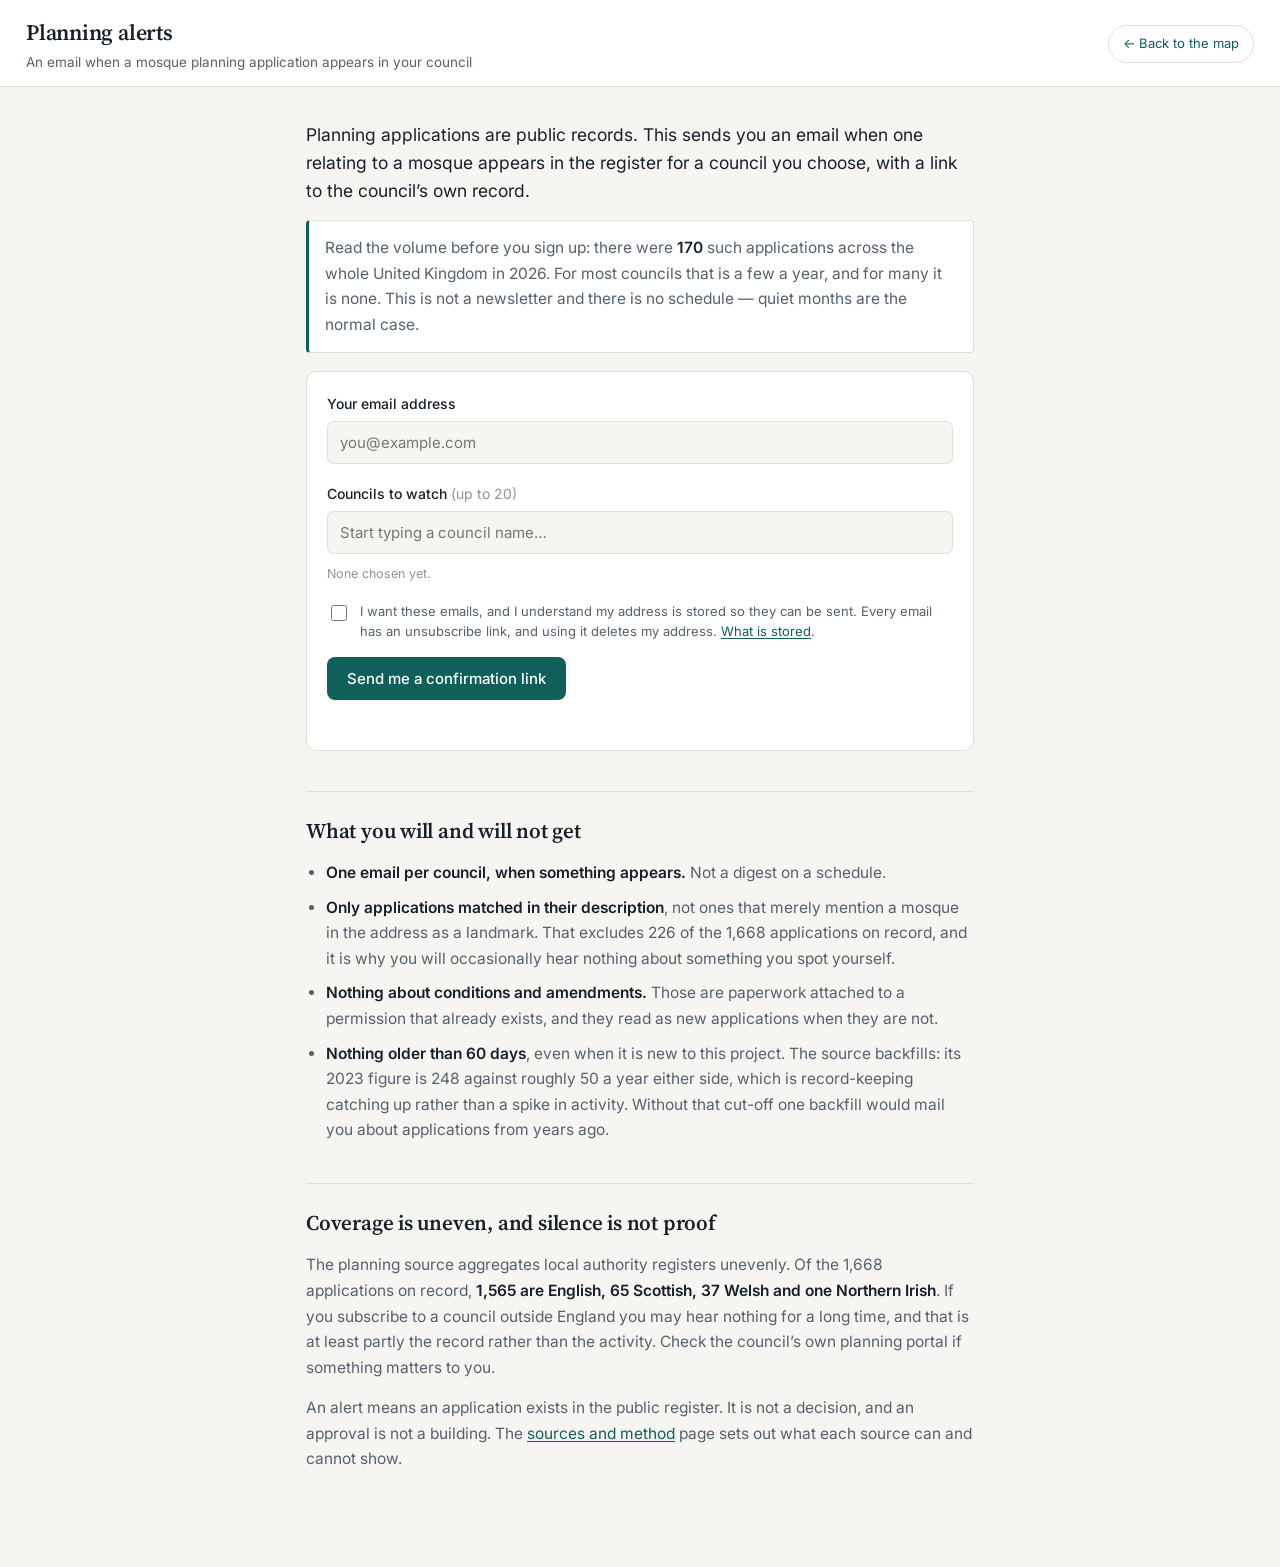
<file: web/alerts.html>
<!DOCTYPE html>
<html lang="en">
<head>
<meta charset="utf-8">
<meta name="viewport" content="width=device-width, initial-scale=1">
<title>Planning alerts — Mosques in the United Kingdom</title>
<link rel="preconnect" href="https://fonts.googleapis.com">
<link rel="preconnect" href="https://fonts.gstatic.com" crossorigin>
<link href="https://fonts.googleapis.com/css2?family=Source+Serif+4:opsz,wght@8..60,400;8..60,600&family=Inter:wght@400;500;600&display=swap" rel="stylesheet">
<script>
  document.documentElement.dataset.theme =
    localStorage.getItem("theme") ||
    (matchMedia("(prefers-color-scheme: dark)").matches ? "dark" : "light");
  var v = "__BUILD__";
  if (v === "__" + "BUILD__") v = Date.now();
  document.write('<link rel="stylesheet" href="style.css?v=' + v + '">');
</script>
</head>
<body class="doc">

<header id="topbar">
  <div class="brand">
    <h1>Planning alerts</h1>
    <p class="sub">An email when a mosque planning application appears in your council</p>
  </div>
  <a class="backlink" href="./">&larr; Back to the map</a>
</header>

<article class="prose">

  <p class="lede">Planning applications are public records. This sends you an
  email when one relating to a mosque appears in the register for a council you
  choose, with a link to the council&rsquo;s own record.</p>

  <p class="callout">Read the volume before you sign up: there were <b>170</b>
  such applications across the whole United Kingdom in 2026. For most councils
  that is a few a year, and for many it is none. This is not a newsletter and
  there is no schedule — quiet months are the normal case.</p>

  <form id="signup" novalidate>
    <div class="field">
      <label for="email">Your email address</label>
      <input type="email" id="email" name="email" autocomplete="email"
             placeholder="you@example.com" required>
    </div>

    <!-- Bots fill every field they find. A human never sees this one. -->
    <div class="hp" aria-hidden="true">
      <label for="website">Leave this blank</label>
      <input type="text" id="website" name="website" tabindex="-1" autocomplete="off">
    </div>

    <div class="field">
      <label for="search">Councils to watch <span class="muted">(up to 20)</span></label>
      <input type="search" id="search" placeholder="Start typing a council name…"
             autocomplete="off" aria-describedby="picked-note">
      <div id="picked" class="picked" aria-live="polite"></div>
      <p id="picked-note" class="hint">None chosen yet.</p>
      <ul id="results" class="results" role="listbox" aria-label="Matching councils"></ul>
    </div>

    <label class="consent">
      <input type="checkbox" id="consent" required>
      <span>I want these emails, and I understand my address is stored so they
        can be sent. Every email has an unsubscribe link, and using it deletes
        my address. <a href="privacy.html">What is stored</a>.</span>
    </label>

    <button type="submit" id="go">Send me a confirmation link</button>
    <p id="msg" class="msg" role="status" aria-live="polite"></p>
  </form>

  <h2>What you will and will not get</h2>
  <ul>
    <li><b>One email per council, when something appears.</b> Not a digest on a
      schedule.</li>
    <li><b>Only applications matched in their description</b>, not ones that
      merely mention a mosque in the address as a landmark. That excludes 226 of
      the 1,668 applications on record, and it is why you will occasionally hear
      nothing about something you spot yourself.</li>
    <li><b>Nothing about conditions and amendments.</b> Those are paperwork
      attached to a permission that already exists, and they read as new
      applications when they are not.</li>
    <li><b>Nothing older than 60 days</b>, even when it is new to this project.
      The source backfills: its 2023 figure is 248 against roughly 50 a year
      either side, which is record-keeping catching up rather than a spike in
      activity. Without that cut-off one backfill would mail you about
      applications from years ago.</li>
  </ul>

  <h2>Coverage is uneven, and silence is not proof</h2>

  <p>The planning source aggregates local authority registers unevenly. Of the
  1,668 applications on record, <b>1,565 are English, 65 Scottish, 37 Welsh and
  one Northern Irish</b>. If you subscribe to a council outside England you may
  hear nothing for a long time, and that is at least partly the record rather
  than the activity. Check the council&rsquo;s own planning portal if something
  matters to you.</p>

  <p>An alert means an application exists in the public register. It is not a
  decision, and an approval is not a building. The
  <a href="method.html">sources and method</a> page sets out what each source
  can and cannot show.</p>

</article>

<script>
(function () {
  var picked = [], ALL = [], MAX = 20;
  var $ = function (id) { return document.getElementById(id); };
  var esc = function (s) { return String(s).replace(/[&<>"]/g, function (c) {
    return ({ "&": "&amp;", "<": "&lt;", ">": "&gt;", '"': "&quot;" })[c]; }); };

  // Council list comes from the map's own payload, so it can never drift out
  // of step with the areas the alerts are actually keyed on.
  fetch("data/districts.json", { cache: "no-cache" })
    .then(function (r) { return r.json(); })
    .then(function (d) {
      ALL = Object.keys(d.districts)
        .map(function (code) { return { code: code, name: d.districts[code].n }; })
        .sort(function (a, b) { return a.name.localeCompare(b.name); });
    })
    .catch(function () {
      $("msg").textContent =
        "Could not load the council list. Reload the page and try again.";
      $("msg").className = "msg bad";
    });

  function renderPicked() {
    $("picked").innerHTML = picked.map(function (p) {
      return '<button type="button" class="chip-x" data-code="' + esc(p.code) +
        '">' + esc(p.name) + ' <span aria-hidden="true">&times;</span>' +
        '<span class="sr">remove</span></button>';
    }).join("");
    $("picked-note").textContent = picked.length
      ? picked.length + " chosen" + (picked.length >= MAX ? " (maximum)" : "")
      : "None chosen yet.";
  }

  function renderResults(q) {
    if (!q || q.length < 2) { $("results").innerHTML = ""; return; }
    var needle = q.toLowerCase();
    var hits = ALL.filter(function (a) {
      return a.name.toLowerCase().indexOf(needle) !== -1 &&
        !picked.some(function (p) { return p.code === a.code; });
    }).slice(0, 8);
    $("results").innerHTML = hits.length
      ? hits.map(function (h) {
          return '<li><button type="button" data-code="' + esc(h.code) + '" ' +
            'data-name="' + esc(h.name) + '">' + esc(h.name) + '</button></li>';
        }).join("")
      : '<li class="none">No council matches that.</li>';
  }

  $("search").addEventListener("input", function (e) { renderResults(e.target.value); });

  $("results").addEventListener("click", function (e) {
    var b = e.target.closest("button[data-code]");
    if (!b) return;
    if (picked.length >= MAX) return;
    picked.push({ code: b.dataset.code, name: b.dataset.name });
    $("search").value = "";
    renderResults("");
    renderPicked();
  });

  $("picked").addEventListener("click", function (e) {
    var b = e.target.closest("button[data-code]");
    if (!b) return;
    picked = picked.filter(function (p) { return p.code !== b.dataset.code; });
    renderPicked();
  });

  $("signup").addEventListener("submit", function (e) {
    e.preventDefault();
    var msg = $("msg");
    var email = $("email").value.trim();

    if (!email || email.indexOf("@") === -1) {
      msg.textContent = "Enter an email address."; msg.className = "msg bad"; return;
    }
    if (!picked.length) {
      msg.textContent = "Choose at least one council."; msg.className = "msg bad"; return;
    }
    if (!$("consent").checked) {
      msg.textContent = "Tick the box to confirm you want these emails.";
      msg.className = "msg bad"; return;
    }

    $("go").disabled = true;
    msg.textContent = "Sending…"; msg.className = "msg";

    fetch("/.netlify/functions/subscribe", {
      method: "POST",
      headers: { "Content-Type": "application/json" },
      body: JSON.stringify({
        email: email,
        areas: picked.map(function (p) { return p.code; }),
        website: $("website").value,
      }),
    })
      .then(function (r) {
        // A gateway error or an outage answers with an HTML page, and letting
        // r.json() reject shows the person a JSON parser message.
        return r.text().then(function (t) {
          var body;
          try { body = JSON.parse(t); }
          catch (_) { body = { error: "The sign-up service is not responding. Try again shortly." }; }
          return { ok: r.ok, b: body };
        });
      })
      .then(function (res) {
        if (!res.ok) throw new Error(res.b.error || "That did not work. Try again shortly.");
        msg.textContent = res.b.message || "Check your inbox for a confirmation link.";
        msg.className = "msg good";
        $("signup").reset();
        picked = []; renderPicked();
      })
      .catch(function (err) {
        msg.textContent = err.message;
        msg.className = "msg bad";
      })
      .finally(function () { $("go").disabled = false; });
  });
})();
</script>
</body>
</html>
</file>
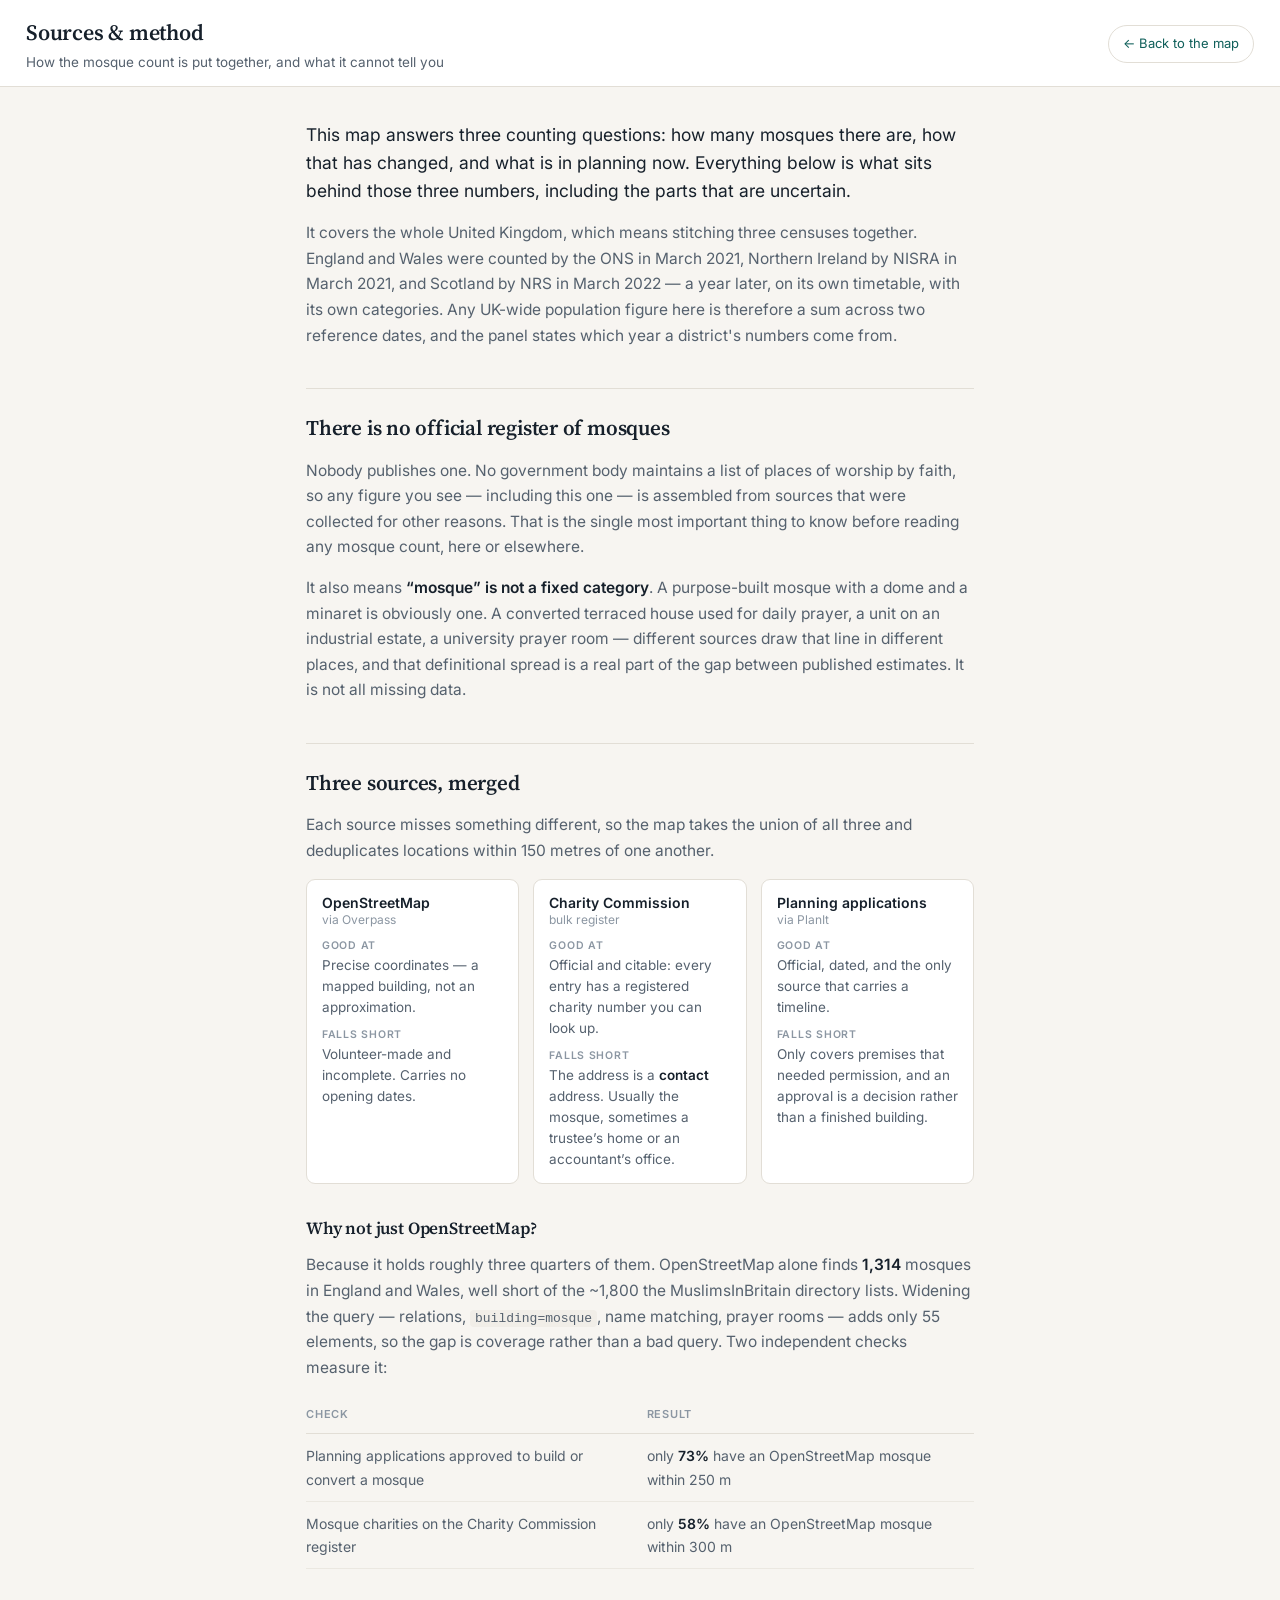
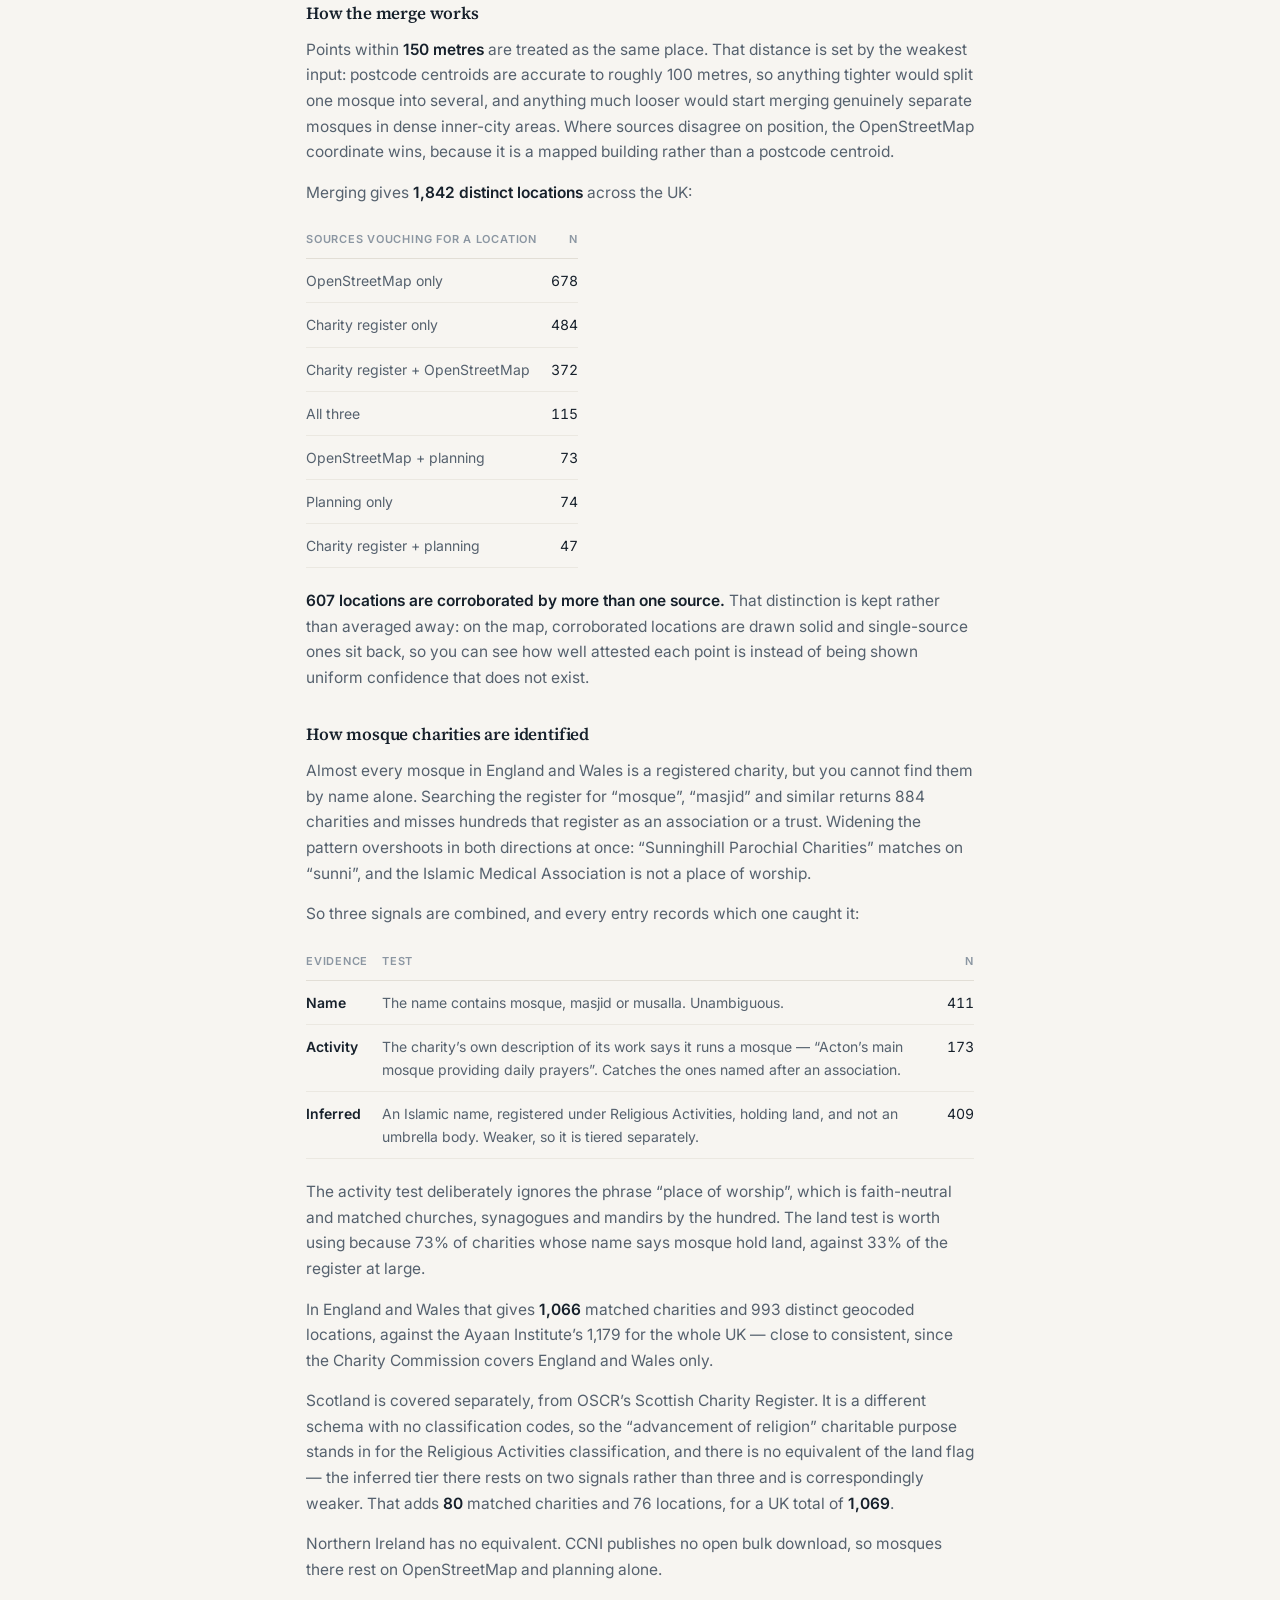
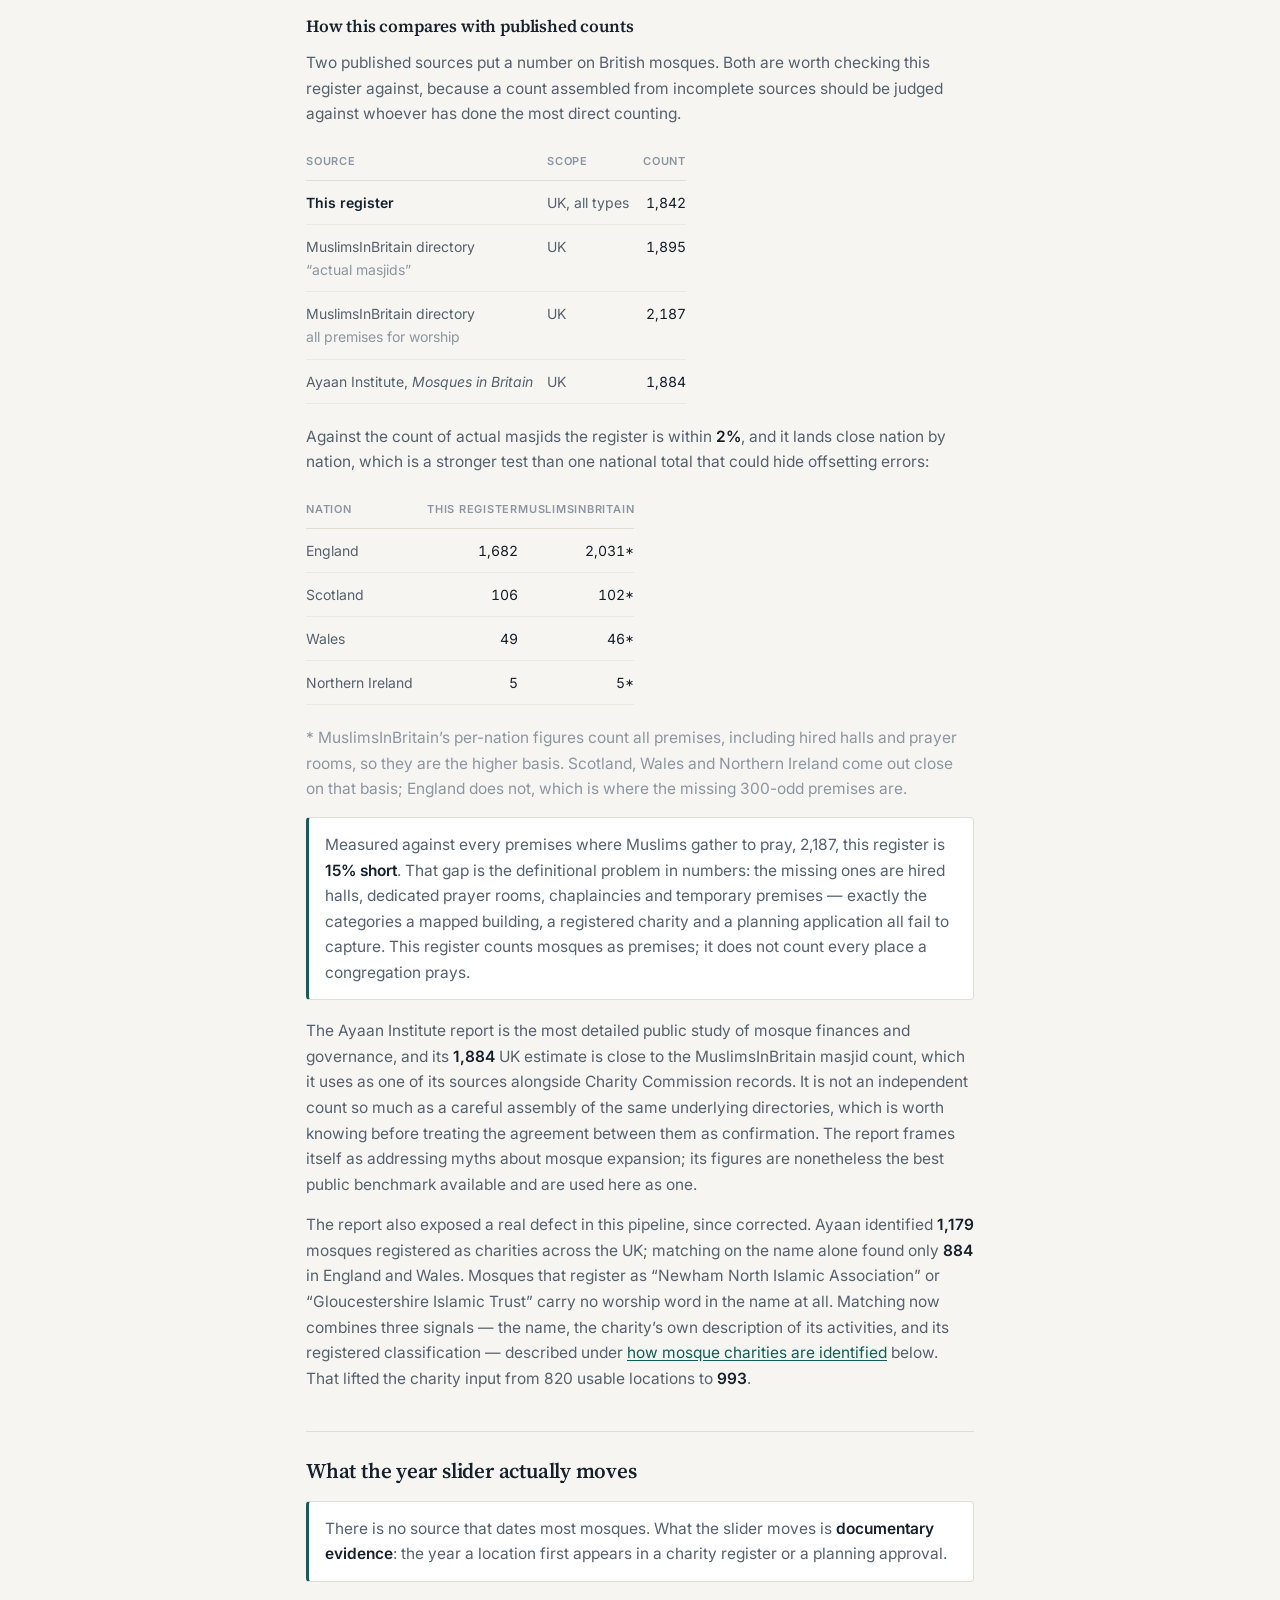
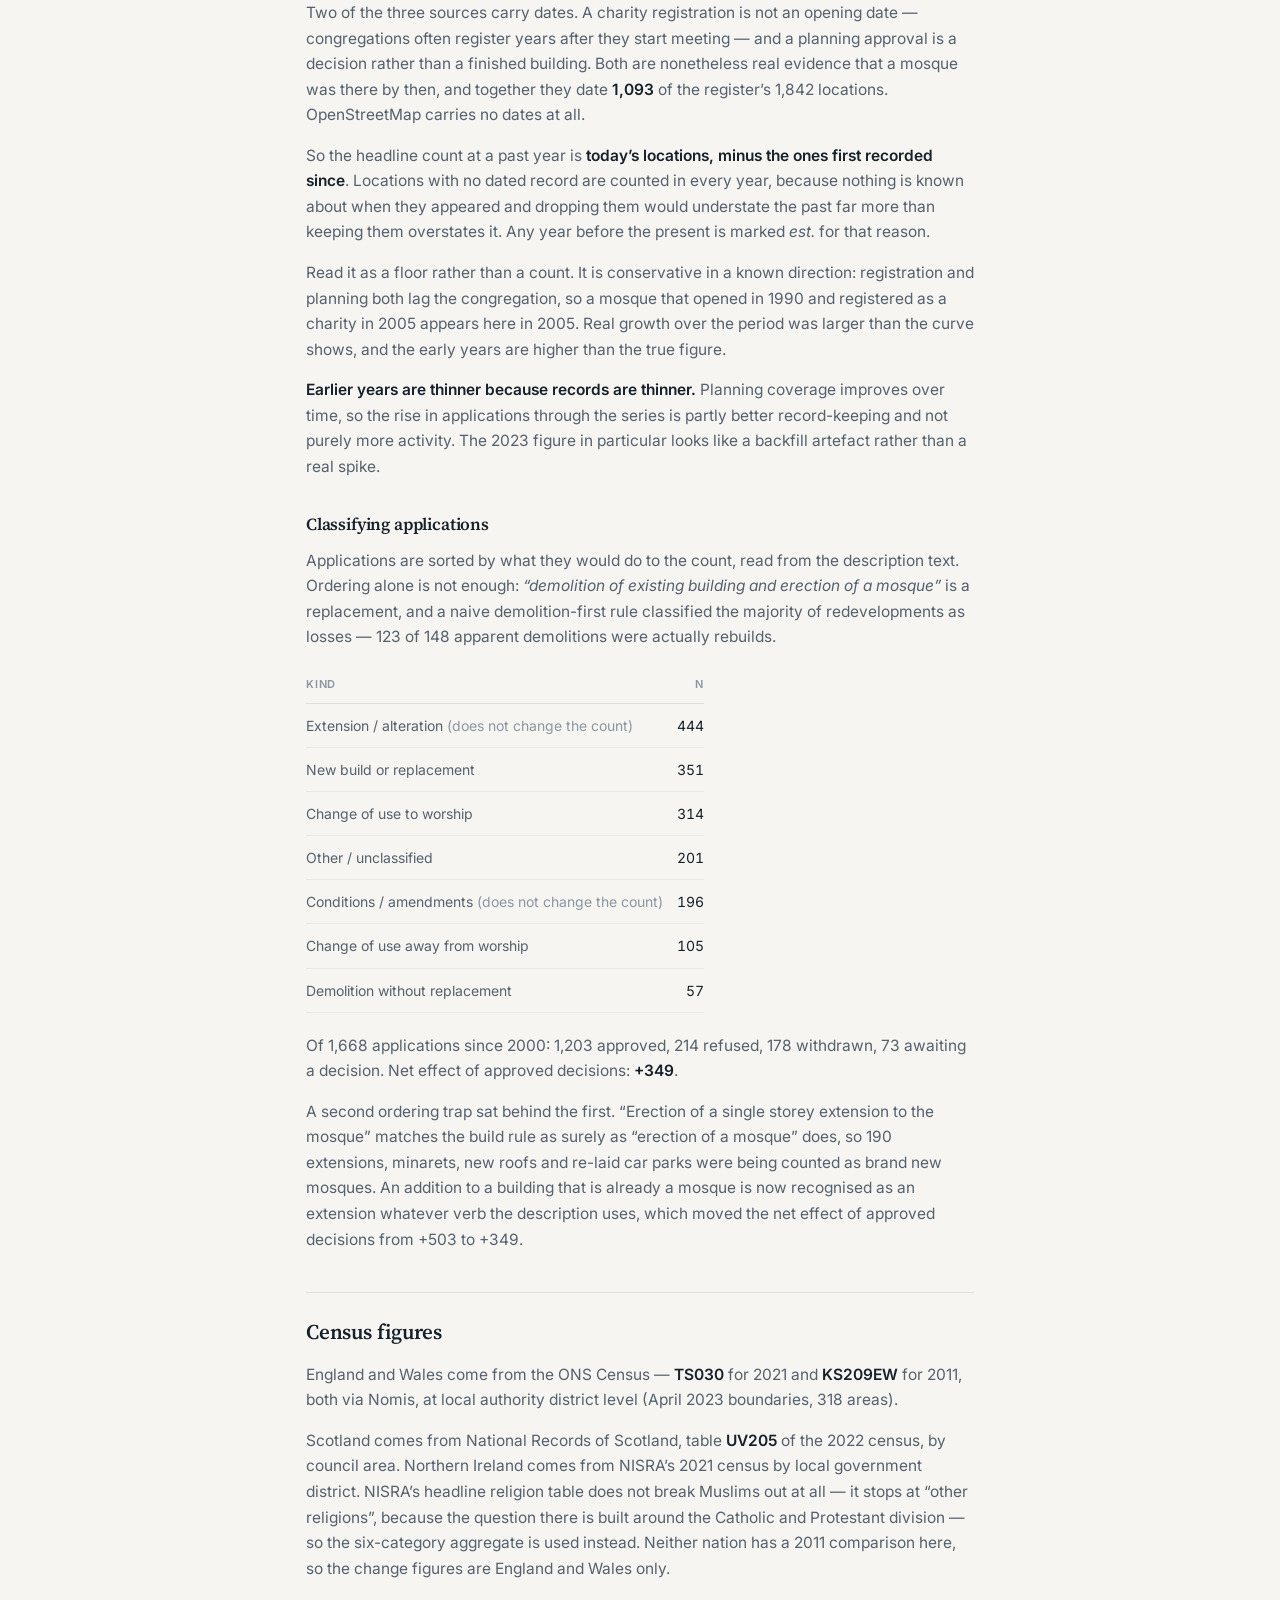
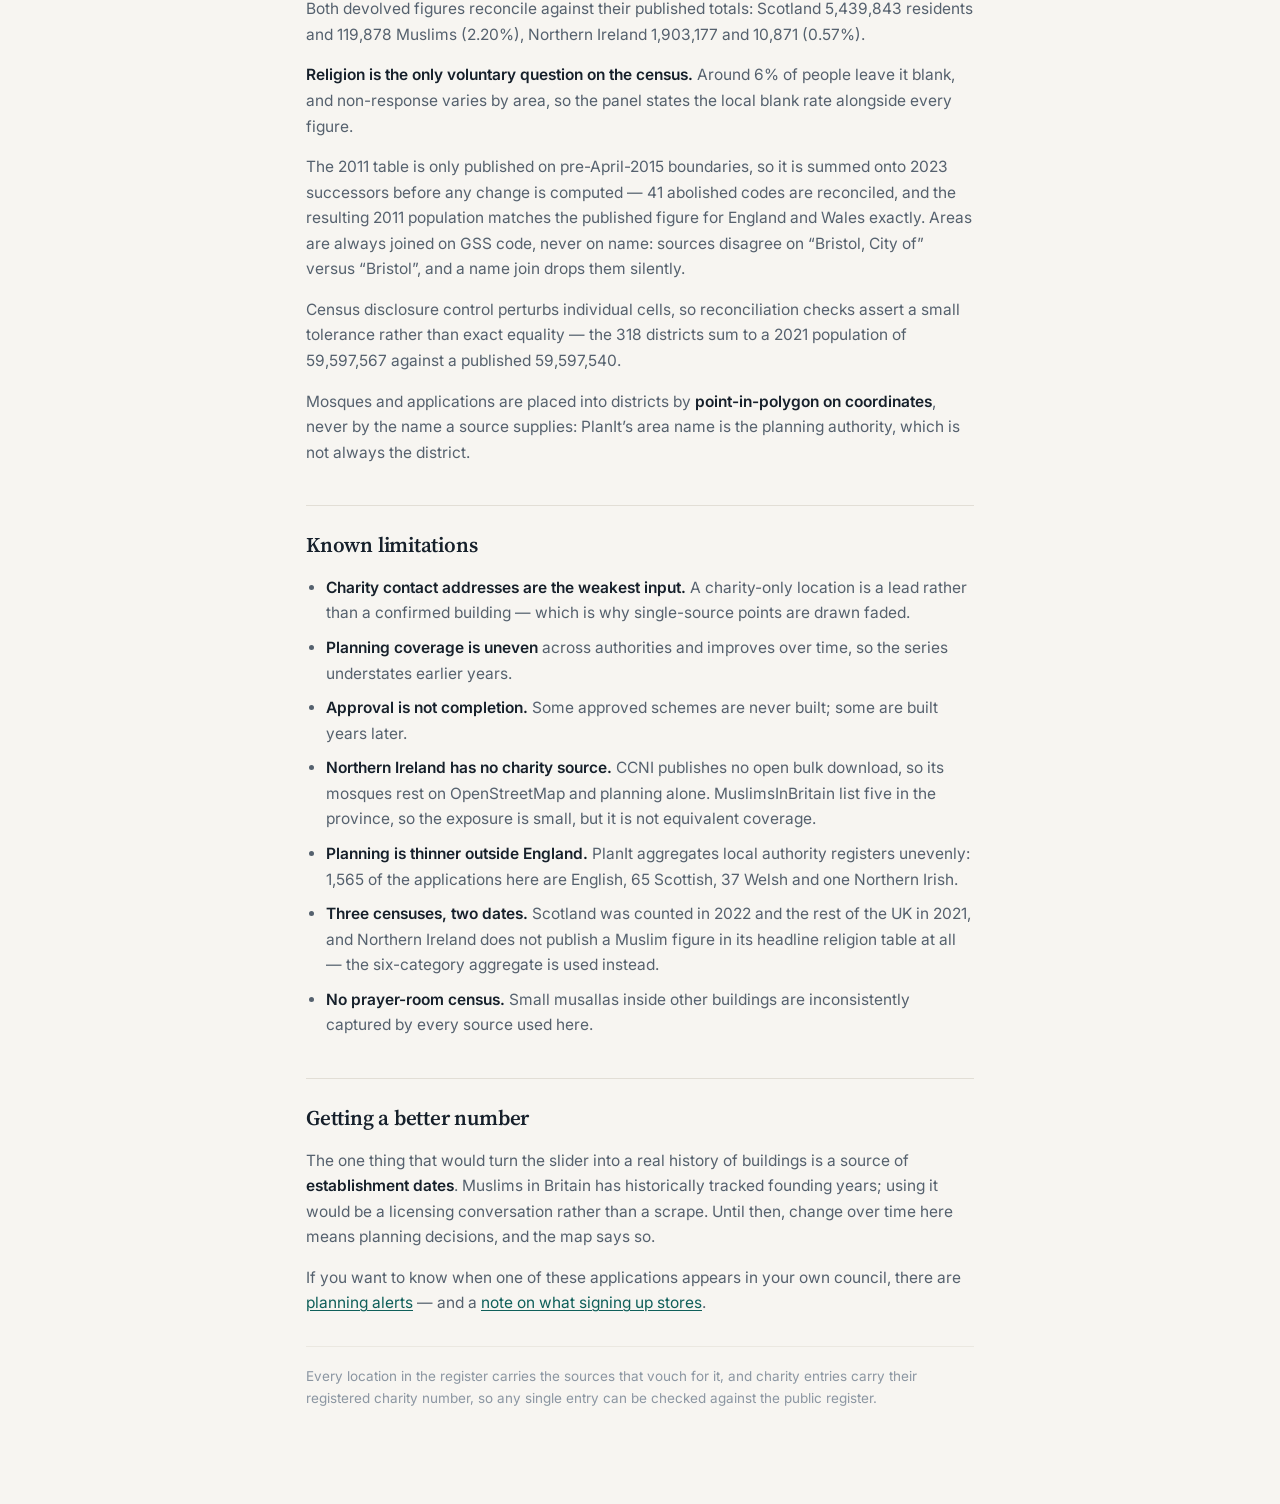
<file: web/method.html>
<!DOCTYPE html>
<html lang="en">
<head>
<meta charset="utf-8">
<meta name="viewport" content="width=device-width, initial-scale=1">
<title>Sources &amp; method — Mosques in the United Kingdom</title>
<link rel="preconnect" href="https://fonts.googleapis.com">
<link rel="preconnect" href="https://fonts.gstatic.com" crossorigin>
<link href="https://fonts.googleapis.com/css2?family=Source+Serif+4:opsz,wght@8..60,400;8..60,600&family=Inter:wght@400;500;600&display=swap" rel="stylesheet">
<script>
  document.documentElement.dataset.theme =
    localStorage.getItem("theme") ||
    (matchMedia("(prefers-color-scheme: dark)").matches ? "dark" : "light");
  var v = "__BUILD__";
  if (v === "__" + "BUILD__") v = Date.now();
  document.write('<link rel="stylesheet" href="style.css?v=' + v + '">');
</script>
</head>
<body class="doc">

<header id="topbar">
  <div class="brand">
    <h1>Sources &amp; method</h1>
    <p class="sub">How the mosque count is put together, and what it cannot tell you</p>
  </div>
  <a class="backlink" href="./">&larr; Back to the map</a>
</header>

<article class="prose">

  <p class="lede">This map answers three counting questions: how many mosques
  there are, how that has changed, and what is in planning now. Everything below
  is what sits behind those three numbers, including the parts that are
  uncertain.</p>

  <p>It covers the whole United Kingdom, which means stitching three censuses
  together. England and Wales were counted by the ONS in March 2021, Northern
  Ireland by NISRA in March 2021, and Scotland by NRS in March 2022 — a year
  later, on its own timetable, with its own categories. Any UK-wide population
  figure here is therefore a sum across two reference dates, and the panel
  states which year a district's numbers come from.</p>

  <h2>There is no official register of mosques</h2>

  <p>Nobody publishes one. No government body maintains a list of places of
  worship by faith, so any figure you see — including this one — is assembled
  from sources that were collected for other reasons. That is the single most
  important thing to know before reading any mosque count, here or elsewhere.</p>

  <p>It also means <b>&ldquo;mosque&rdquo; is not a fixed category</b>. A
  purpose-built mosque with a dome and a minaret is obviously one. A converted
  terraced house used for daily prayer, a unit on an industrial estate, a
  university prayer room — different sources draw that line in different places,
  and that definitional spread is a real part of the gap between published
  estimates. It is not all missing data.</p>

  <h2>Three sources, merged</h2>

  <p>Each source misses something different, so the map takes the union of all
  three and deduplicates locations within 150 metres of one another.</p>

  <div class="srcgrid">
    <div class="src">
      <h4>OpenStreetMap <span class="muted">via Overpass</span></h4>
      <p><b>Good at</b> Precise coordinates — a mapped building, not an
        approximation.</p>
      <p><b>Falls short</b> Volunteer-made and incomplete. Carries no opening
        dates.</p>
    </div>
    <div class="src">
      <h4>Charity Commission <span class="muted">bulk register</span></h4>
      <p><b>Good at</b> Official and citable: every entry has a registered
        charity number you can look up.</p>
      <p><b>Falls short</b> The address is a <b>contact</b> address. Usually the
        mosque, sometimes a trustee&rsquo;s home or an accountant&rsquo;s
        office.</p>
    </div>
    <div class="src">
      <h4>Planning applications <span class="muted">via PlanIt</span></h4>
      <p><b>Good at</b> Official, dated, and the only source that carries a
        timeline.</p>
      <p><b>Falls short</b> Only covers premises that needed permission, and an
        approval is a decision rather than a finished building.</p>
    </div>
  </div>

  <h3>Why not just OpenStreetMap?</h3>

  <p>Because it holds roughly three quarters of them. OpenStreetMap alone finds
  <b>1,314</b> mosques in England and Wales, well short of the ~1,800 the
  MuslimsInBritain directory lists. Widening the query — relations,
  <code>building=mosque</code>, name matching, prayer rooms — adds only 55
  elements, so the gap is coverage rather than a bad query. Two independent
  checks measure it:</p>

  <table>
    <thead><tr><th>Check</th><th>Result</th></tr></thead>
    <tbody>
      <tr><td>Planning applications approved to build or convert a mosque</td>
          <td>only <b>73%</b> have an OpenStreetMap mosque within 250&nbsp;m</td></tr>
      <tr><td>Mosque charities on the Charity Commission register</td>
          <td>only <b>58%</b> have an OpenStreetMap mosque within 300&nbsp;m</td></tr>
    </tbody>
  </table>

  <h3>How the merge works</h3>

  <p>Points within <b>150 metres</b> are treated as the same place. That
  distance is set by the weakest input: postcode centroids are accurate to
  roughly 100 metres, so anything tighter would split one mosque into several,
  and anything much looser would start merging genuinely separate mosques in
  dense inner-city areas. Where sources disagree on position, the OpenStreetMap
  coordinate wins, because it is a mapped building rather than a postcode
  centroid.</p>

  <p>Merging gives <b>1,842 distinct locations</b> across the UK:</p>

  <table>
    <thead><tr><th>Sources vouching for a location</th><th class="r">n</th></tr></thead>
    <tbody>
      <tr><td>OpenStreetMap only</td><td class="r num">678</td></tr>
      <tr><td>Charity register only</td><td class="r num">484</td></tr>
      <tr><td>Charity register + OpenStreetMap</td><td class="r num">372</td></tr>
      <tr><td>All three</td><td class="r num">115</td></tr>
      <tr><td>OpenStreetMap + planning</td><td class="r num">73</td></tr>
      <tr><td>Planning only</td><td class="r num">74</td></tr>
      <tr><td>Charity register + planning</td><td class="r num">47</td></tr>
    </tbody>
  </table>

  <p><b>607 locations are corroborated by more than one source.</b> That
  distinction is kept rather than averaged away: on the map, corroborated
  locations are drawn solid and single-source ones sit back, so you can see how
  well attested each point is instead of being shown uniform confidence that
  does not exist.</p>

  <h3 id="charity-matching">How mosque charities are identified</h3>

  <p>Almost every mosque in England and Wales is a registered charity, but you
  cannot find them by name alone. Searching the register for
  &ldquo;mosque&rdquo;, &ldquo;masjid&rdquo; and similar returns 884 charities
  and misses hundreds that register as an association or a trust. Widening the
  pattern overshoots in both directions at once: &ldquo;Sunninghill Parochial
  Charities&rdquo; matches on &ldquo;sunni&rdquo;, and the Islamic Medical
  Association is not a place of worship.</p>

  <p>So three signals are combined, and every entry records which one caught
  it:</p>

  <table>
    <thead><tr><th>Evidence</th><th>Test</th><th class="r">n</th></tr></thead>
    <tbody>
      <tr><td><b>Name</b></td>
          <td>The name contains mosque, masjid or musalla. Unambiguous.</td>
          <td class="r num">411</td></tr>
      <tr><td><b>Activity</b></td>
          <td>The charity&rsquo;s own description of its work says it runs a
              mosque — &ldquo;Acton&rsquo;s main mosque providing daily
              prayers&rdquo;. Catches the ones named after an association.</td>
          <td class="r num">173</td></tr>
      <tr><td><b>Inferred</b></td>
          <td>An Islamic name, registered under Religious Activities, holding
              land, and not an umbrella body. Weaker, so it is tiered
              separately.</td>
          <td class="r num">409</td></tr>
    </tbody>
  </table>

  <p>The activity test deliberately ignores the phrase &ldquo;place of
  worship&rdquo;, which is faith-neutral and matched churches, synagogues and
  mandirs by the hundred. The land test is worth using because 73% of charities
  whose name says mosque hold land, against 33% of the register at large.</p>

  <p>In England and Wales that gives <b>1,066</b> matched charities and 993
  distinct geocoded locations, against the Ayaan Institute&rsquo;s 1,179 for the
  whole UK — close to consistent, since the Charity Commission covers England
  and Wales only.</p>

  <p>Scotland is covered separately, from OSCR&rsquo;s Scottish Charity
  Register. It is a different schema with no classification codes, so the
  &ldquo;advancement of religion&rdquo; charitable purpose stands in for the
  Religious Activities classification, and there is no equivalent of the land
  flag — the inferred tier there rests on two signals rather than three and is
  correspondingly weaker. That adds <b>80</b> matched charities and 76
  locations, for a UK total of <b>1,069</b>.</p>

  <p>Northern Ireland has no equivalent. CCNI publishes no open bulk download,
  so mosques there rest on OpenStreetMap and planning alone.</p>

  <h3>How this compares with published counts</h3>

  <p>Two published sources put a number on British mosques. Both are worth
  checking this register against, because a count assembled from incomplete
  sources should be judged against whoever has done the most direct counting.</p>

  <table>
    <thead><tr><th>Source</th><th>Scope</th><th class="r">Count</th></tr></thead>
    <tbody>
      <tr><td><b>This register</b></td><td>UK, all types</td><td class="r num">1,842</td></tr>
      <tr><td>MuslimsInBritain directory<br><span class="muted">&ldquo;actual masjids&rdquo;</span></td><td>UK</td><td class="r num">1,895</td></tr>
      <tr><td>MuslimsInBritain directory<br><span class="muted">all premises for worship</span></td><td>UK</td><td class="r num">2,187</td></tr>
      <tr><td>Ayaan Institute, <i>Mosques in Britain</i></td><td>UK</td><td class="r num">1,884</td></tr>
    </tbody>
  </table>

  <p>Against the count of actual masjids the register is within <b>2%</b>, and
  it lands close nation by nation, which is a stronger test than one national
  total that could hide offsetting errors:</p>

  <table>
    <thead><tr><th>Nation</th><th class="r">This register</th><th class="r">MuslimsInBritain</th></tr></thead>
    <tbody>
      <tr><td>England</td><td class="r num">1,682</td><td class="r num">2,031*</td></tr>
      <tr><td>Scotland</td><td class="r num">106</td><td class="r num">102*</td></tr>
      <tr><td>Wales</td><td class="r num">49</td><td class="r num">46*</td></tr>
      <tr><td>Northern Ireland</td><td class="r num">5</td><td class="r num">5*</td></tr>
    </tbody>
  </table>

  <p class="muted">* MuslimsInBritain&rsquo;s per-nation figures count all
  premises, including hired halls and prayer rooms, so they are the higher
  basis. Scotland, Wales and Northern Ireland come out close on that basis;
  England does not, which is where the missing 300-odd premises are.</p>

  <p class="callout">Measured against every premises where Muslims gather to
  pray, 2,187, this register is <b>15% short</b>. That gap is the definitional
  problem in numbers: the missing ones are hired halls, dedicated prayer rooms,
  chaplaincies and temporary premises — exactly the categories a mapped
  building, a registered charity and a planning application all fail to
  capture. This register counts mosques as premises; it does not count every
  place a congregation prays.</p>

  <p>The Ayaan Institute report is the most detailed public study of mosque
  finances and governance, and its <b>1,884</b> UK estimate is close to the
  MuslimsInBritain masjid count, which it uses as one of its sources alongside
  Charity Commission records. It is not an independent count so much as a
  careful assembly of the same underlying directories, which is worth knowing
  before treating the agreement between them as confirmation. The report frames
  itself as addressing myths about mosque expansion; its figures are
  nonetheless the best public benchmark available and are used here as one.</p>

  <p>The report also exposed a real defect in this pipeline, since corrected.
  Ayaan identified <b>1,179</b> mosques registered as charities across the UK;
  matching on the name alone found only <b>884</b> in England and Wales. Mosques
  that register as &ldquo;Newham North Islamic Association&rdquo; or
  &ldquo;Gloucestershire Islamic Trust&rdquo; carry no worship word in the name
  at all. Matching now combines three signals — the name, the charity&rsquo;s own
  description of its activities, and its registered classification — described
  under <a href="#charity-matching">how mosque charities are identified</a>
  below. That lifted the charity input from 820 usable locations to
  <b>993</b>.</p>

  <h2>What the year slider actually moves</h2>

  <p class="callout">There is no source that dates most mosques. What the slider
  moves is <b>documentary evidence</b>: the year a location first appears in a
  charity register or a planning approval.</p>

  <p>Two of the three sources carry dates. A charity registration is not an
  opening date — congregations often register years after they start meeting —
  and a planning approval is a decision rather than a finished building. Both
  are nonetheless real evidence that a mosque was there by then, and together
  they date <b>1,093</b> of the register&rsquo;s 1,842 locations. OpenStreetMap
  carries no dates at all.</p>

  <p>So the headline count at a past year is <b>today&rsquo;s locations, minus
  the ones first recorded since</b>. Locations with no dated record are counted
  in every year, because nothing is known about when they appeared and dropping
  them would understate the past far more than keeping them overstates it. Any
  year before the present is marked <i>est.</i> for that reason.</p>

  <p>Read it as a floor rather than a count. It is conservative in a known
  direction: registration and planning both lag the congregation, so a mosque
  that opened in 1990 and registered as a charity in 2005 appears here in 2005.
  Real growth over the period was larger than the curve shows, and the early
  years are higher than the true figure.</p>

  <p><b>Earlier years are thinner because records are thinner.</b> Planning
  coverage improves over time, so the rise in applications through the series is
  partly better record-keeping and not purely more activity. The 2023 figure in
  particular looks like a backfill artefact rather than a real spike.</p>

  <h3>Classifying applications</h3>

  <p>Applications are sorted by what they would do to the count, read from the
  description text. Ordering alone is not enough: <i>&ldquo;demolition of
  existing building and erection of a mosque&rdquo;</i> is a replacement, and a
  naive demolition-first rule classified the majority of redevelopments as
  losses — 123 of 148 apparent demolitions were actually rebuilds.</p>

  <table>
    <thead><tr><th>Kind</th><th class="r">n</th></tr></thead>
    <tbody>
      <tr><td>Extension / alteration <span class="muted">(does not change the count)</span></td><td class="r num">444</td></tr>
      <tr><td>New build or replacement</td><td class="r num">351</td></tr>
      <tr><td>Change of use to worship</td><td class="r num">314</td></tr>
      <tr><td>Other / unclassified</td><td class="r num">201</td></tr>
      <tr><td>Conditions / amendments <span class="muted">(does not change the count)</span></td><td class="r num">196</td></tr>
      <tr><td>Change of use away from worship</td><td class="r num">105</td></tr>
      <tr><td>Demolition without replacement</td><td class="r num">57</td></tr>
    </tbody>
  </table>

  <p>Of 1,668 applications since 2000: 1,203 approved, 214 refused, 178
  withdrawn, 73 awaiting a decision. Net effect of approved decisions:
  <b>+349</b>.</p>

  <p>A second ordering trap sat behind the first. &ldquo;Erection of a single
  storey extension to the mosque&rdquo; matches the build rule as surely as
  &ldquo;erection of a mosque&rdquo; does, so 190 extensions, minarets, new
  roofs and re-laid car parks were being counted as brand new mosques. An
  addition to a building that is already a mosque is now recognised as an
  extension whatever verb the description uses, which moved the net effect of
  approved decisions from +503 to +349.</p>

  <h2>Census figures</h2>

  <p>England and Wales come from the ONS Census — <b>TS030</b> for 2021 and
  <b>KS209EW</b> for 2011, both via Nomis, at local authority district level
  (April 2023 boundaries, 318 areas).</p>

  <p>Scotland comes from National Records of Scotland, table <b>UV205</b> of the
  2022 census, by council area. Northern Ireland comes from NISRA&rsquo;s 2021
  census by local government district. NISRA&rsquo;s headline religion table
  does not break Muslims out at all — it stops at &ldquo;other religions&rdquo;,
  because the question there is built around the Catholic and Protestant
  division — so the six-category aggregate is used instead. Neither nation has a
  2011 comparison here, so the change figures are England and Wales only.</p>

  <p>Both devolved figures reconcile against their published totals: Scotland
  5,439,843 residents and 119,878 Muslims (2.20%), Northern Ireland 1,903,177
  and 10,871 (0.57%).</p>

  <p><b>Religion is the only voluntary question on the census.</b> Around 6% of
  people leave it blank, and non-response varies by area, so the panel states
  the local blank rate alongside every figure.</p>

  <p>The 2011 table is only published on pre-April-2015 boundaries, so it is
  summed onto 2023 successors before any change is computed — 41 abolished codes
  are reconciled, and the resulting 2011 population matches the published figure
  for England and Wales exactly. Areas are always joined on GSS code, never on
  name: sources disagree on &ldquo;Bristol, City of&rdquo; versus
  &ldquo;Bristol&rdquo;, and a name join drops them silently.</p>

  <p>Census disclosure control perturbs individual cells, so reconciliation
  checks assert a small tolerance rather than exact equality — the 318 districts
  sum to a 2021 population of 59,597,567 against a published 59,597,540.</p>

  <p>Mosques and applications are placed into districts by <b>point-in-polygon
  on coordinates</b>, never by the name a source supplies: PlanIt&rsquo;s area
  name is the planning authority, which is not always the district.</p>

  <h2>Known limitations</h2>

  <ul>
    <li><b>Charity contact addresses are the weakest input.</b> A charity-only
      location is a lead rather than a confirmed building — which is why
      single-source points are drawn faded.</li>
    <li><b>Planning coverage is uneven</b> across authorities and improves over
      time, so the series understates earlier years.</li>
    <li><b>Approval is not completion.</b> Some approved schemes are never
      built; some are built years later.</li>
    <li><b>Northern Ireland has no charity source.</b> CCNI publishes no open
      bulk download, so its mosques rest on OpenStreetMap and planning alone.
      MuslimsInBritain list five in the province, so the exposure is small, but
      it is not equivalent coverage.</li>
    <li><b>Planning is thinner outside England.</b> PlanIt aggregates local
      authority registers unevenly: 1,565 of the applications here are English,
      65 Scottish, 37 Welsh and one Northern Irish.</li>
    <li><b>Three censuses, two dates.</b> Scotland was counted in 2022 and the
      rest of the UK in 2021, and Northern Ireland does not publish a Muslim
      figure in its headline religion table at all — the six-category aggregate
      is used instead.</li>
    <li><b>No prayer-room census.</b> Small musallas inside other buildings are
      inconsistently captured by every source used here.</li>
  </ul>

  <h2>Getting a better number</h2>

  <p>The one thing that would turn the slider into a real history of buildings
  is a source of <b>establishment dates</b>. Muslims in Britain has historically
  tracked founding years; using it would be a licensing conversation rather than
  a scrape. Until then, change over time here means planning decisions, and the
  map says so.</p>

  <p>If you want to know when one of these applications appears in your own
  council, there are <a href="alerts.html">planning alerts</a> — and a
  <a href="privacy.html">note on what signing up stores</a>.</p>

  <p class="foot">Every location in the register carries the sources that vouch
  for it, and charity entries carry their registered charity number, so any
  single entry can be checked against the public register.</p>

</article>

</body>
</html>
</file>
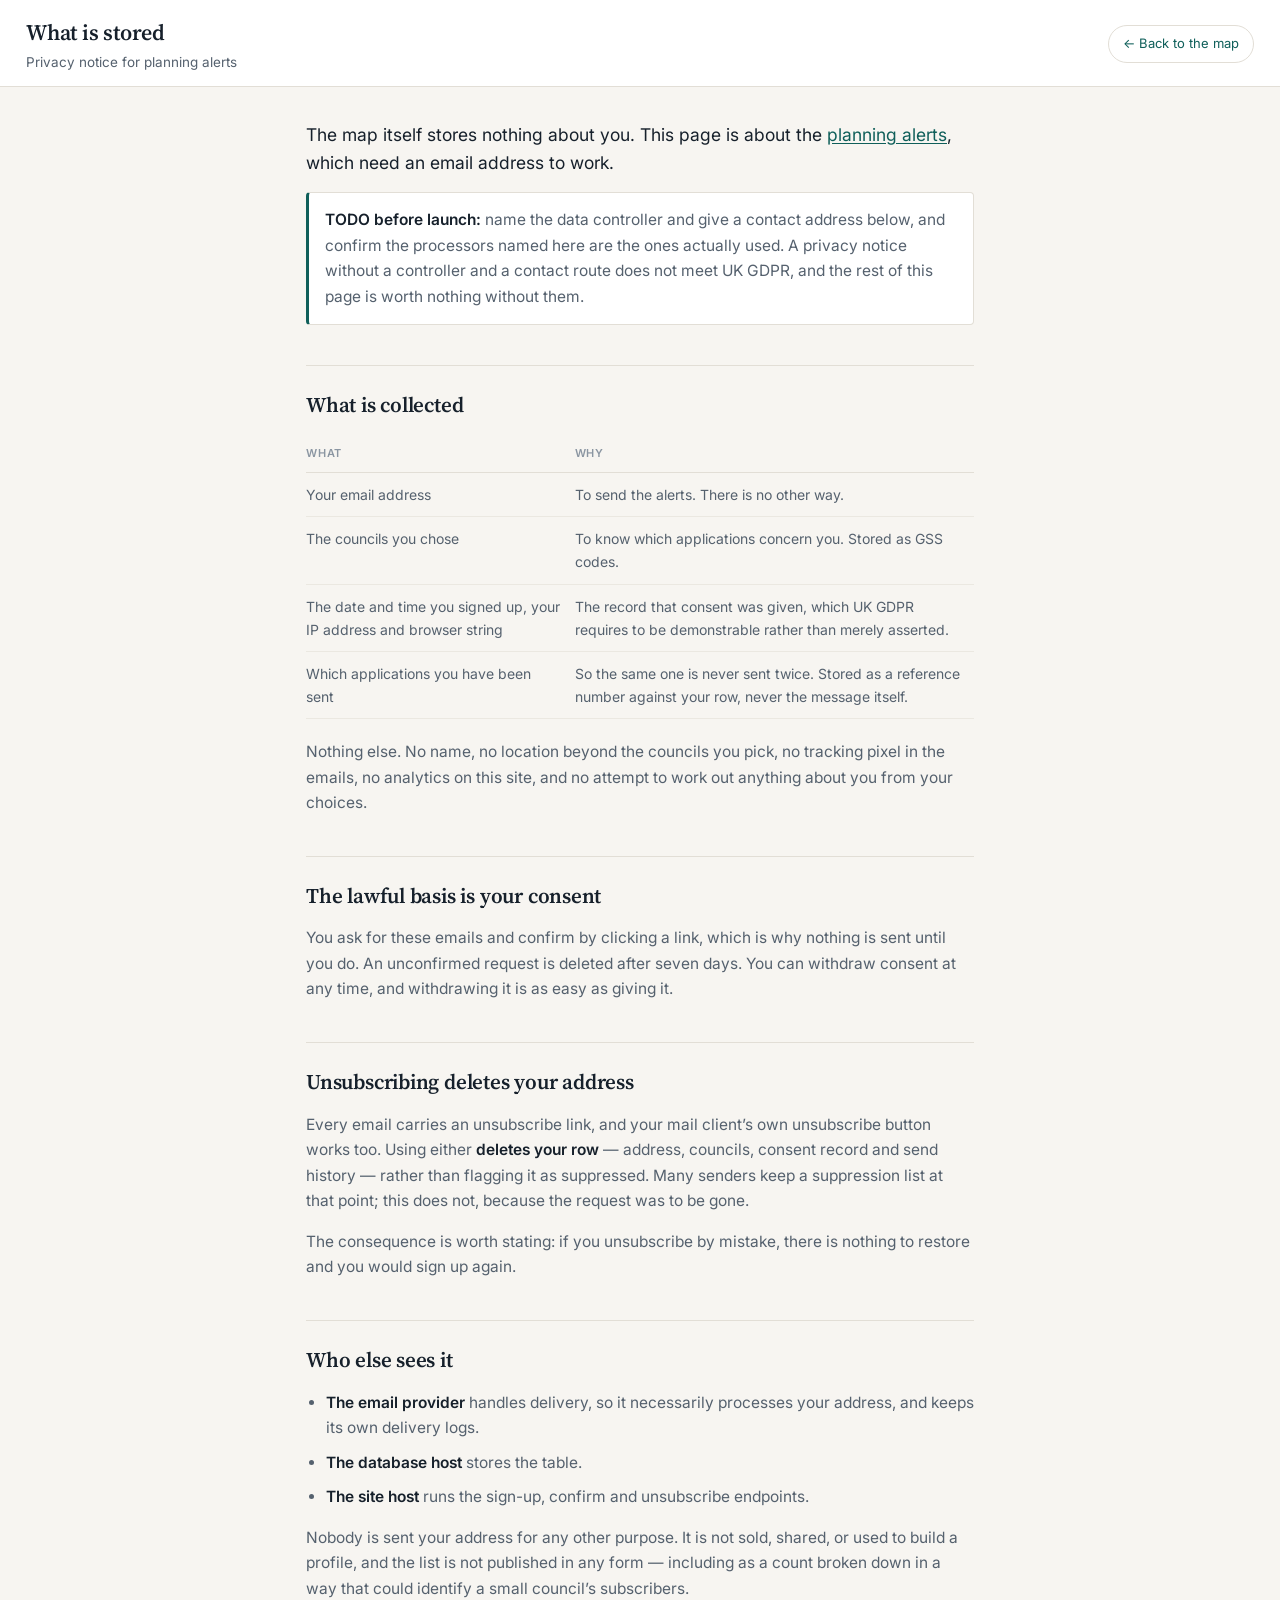
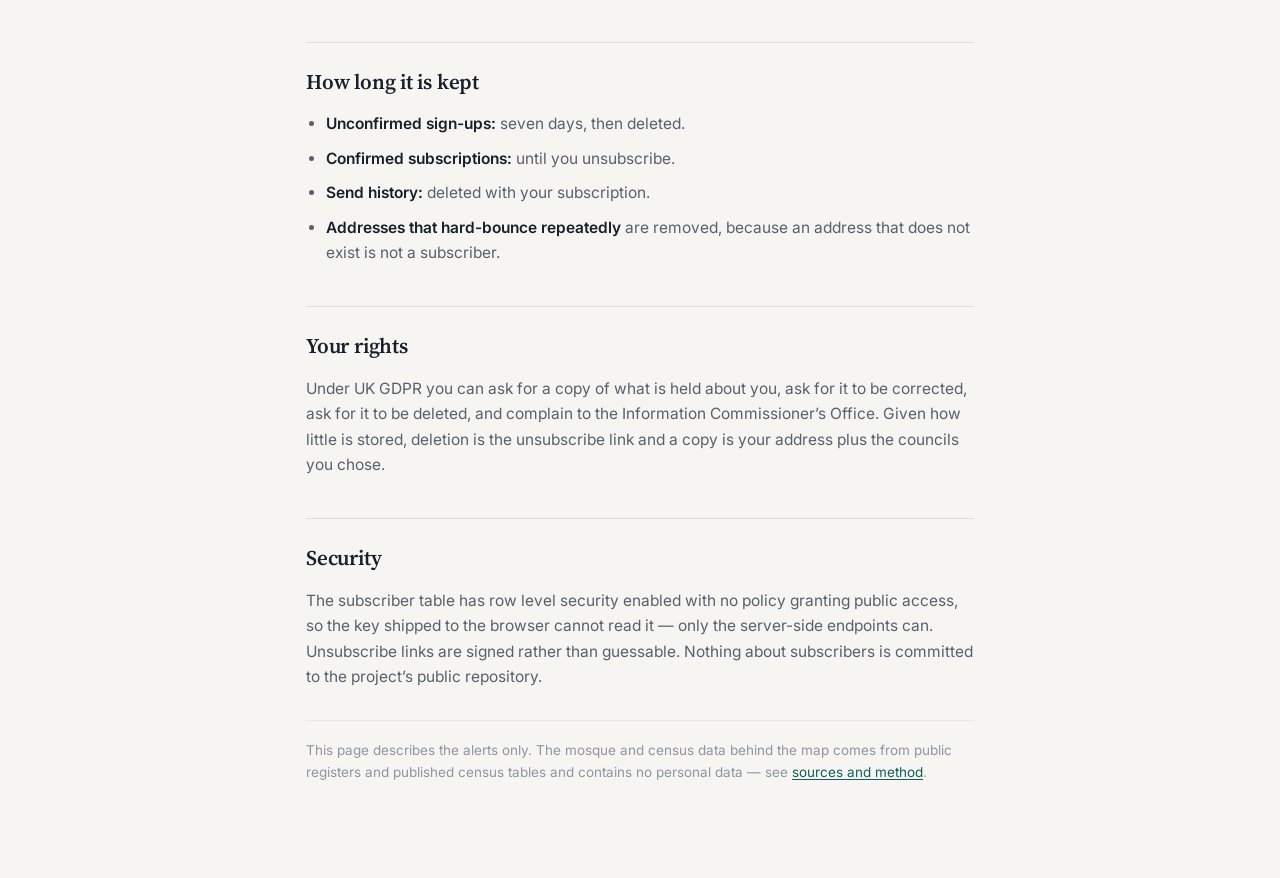
<file: web/privacy.html>
<!DOCTYPE html>
<html lang="en">
<head>
<meta charset="utf-8">
<meta name="viewport" content="width=device-width, initial-scale=1">
<title>What is stored — Mosques in the United Kingdom</title>
<link rel="preconnect" href="https://fonts.googleapis.com">
<link rel="preconnect" href="https://fonts.gstatic.com" crossorigin>
<link href="https://fonts.googleapis.com/css2?family=Source+Serif+4:opsz,wght@8..60,400;8..60,600&family=Inter:wght@400;500;600&display=swap" rel="stylesheet">
<script>
  document.documentElement.dataset.theme =
    localStorage.getItem("theme") ||
    (matchMedia("(prefers-color-scheme: dark)").matches ? "dark" : "light");
  var v = "__BUILD__";
  if (v === "__" + "BUILD__") v = Date.now();
  document.write('<link rel="stylesheet" href="style.css?v=' + v + '">');
</script>
</head>
<body class="doc">

<header id="topbar">
  <div class="brand">
    <h1>What is stored</h1>
    <p class="sub">Privacy notice for planning alerts</p>
  </div>
  <a class="backlink" href="./">&larr; Back to the map</a>
</header>

<article class="prose">

  <p class="lede">The map itself stores nothing about you. This page is about
  the <a href="alerts.html">planning alerts</a>, which need an email address to
  work.</p>

  <p class="callout"><b>TODO before launch:</b> name the data controller and
  give a contact address below, and confirm the processors named here are the
  ones actually used. A privacy notice without a controller and a contact route
  does not meet UK GDPR, and the rest of this page is worth nothing without
  them.</p>

  <h2>What is collected</h2>

  <table>
    <thead><tr><th>What</th><th>Why</th></tr></thead>
    <tbody>
      <tr><td>Your email address</td><td>To send the alerts. There is no other way.</td></tr>
      <tr><td>The councils you chose</td><td>To know which applications concern you. Stored as GSS codes.</td></tr>
      <tr><td>The date and time you signed up, your IP address and browser string</td>
          <td>The record that consent was given, which UK GDPR requires to be
              demonstrable rather than merely asserted.</td></tr>
      <tr><td>Which applications you have been sent</td>
          <td>So the same one is never sent twice. Stored as a reference number
              against your row, never the message itself.</td></tr>
    </tbody>
  </table>

  <p>Nothing else. No name, no location beyond the councils you pick, no
  tracking pixel in the emails, no analytics on this site, and no attempt to
  work out anything about you from your choices.</p>

  <h2>The lawful basis is your consent</h2>

  <p>You ask for these emails and confirm by clicking a link, which is why
  nothing is sent until you do. An unconfirmed request is deleted after seven
  days. You can withdraw consent at any time, and withdrawing it is as easy as
  giving it.</p>

  <h2>Unsubscribing deletes your address</h2>

  <p>Every email carries an unsubscribe link, and your mail client&rsquo;s own
  unsubscribe button works too. Using either <b>deletes your row</b> — address,
  councils, consent record and send history — rather than flagging it as
  suppressed. Many senders keep a suppression list at that point; this does not,
  because the request was to be gone.</p>

  <p>The consequence is worth stating: if you unsubscribe by mistake, there is
  nothing to restore and you would sign up again.</p>

  <h2>Who else sees it</h2>

  <ul>
    <li><b>The email provider</b> handles delivery, so it necessarily processes
      your address, and keeps its own delivery logs.</li>
    <li><b>The database host</b> stores the table.</li>
    <li><b>The site host</b> runs the sign-up, confirm and unsubscribe
      endpoints.</li>
  </ul>

  <p>Nobody is sent your address for any other purpose. It is not sold, shared,
  or used to build a profile, and the list is not published in any form —
  including as a count broken down in a way that could identify a small
  council&rsquo;s subscribers.</p>

  <h2>How long it is kept</h2>

  <ul>
    <li><b>Unconfirmed sign-ups:</b> seven days, then deleted.</li>
    <li><b>Confirmed subscriptions:</b> until you unsubscribe.</li>
    <li><b>Send history:</b> deleted with your subscription.</li>
    <li><b>Addresses that hard-bounce repeatedly</b> are removed, because an
      address that does not exist is not a subscriber.</li>
  </ul>

  <h2>Your rights</h2>

  <p>Under UK GDPR you can ask for a copy of what is held about you, ask for it
  to be corrected, ask for it to be deleted, and complain to the Information
  Commissioner&rsquo;s Office. Given how little is stored, deletion is the
  unsubscribe link and a copy is your address plus the councils you chose.</p>

  <h2>Security</h2>

  <p>The subscriber table has row level security enabled with no policy granting
  public access, so the key shipped to the browser cannot read it — only the
  server-side endpoints can. Unsubscribe links are signed rather than guessable.
  Nothing about subscribers is committed to the project&rsquo;s public
  repository.</p>

  <p class="foot">This page describes the alerts only. The mosque and census
  data behind the map comes from public registers and published census tables
  and contains no personal data — see <a href="method.html">sources and
  method</a>.</p>

</article>
</body>
</html>
</file>
<file: web/style.css>
/* Mosques in England & Wales
 *
 * Research-publication feel rather than operations console: warm paper base,
 * serif headings, generous spacing, one restrained accent. Figures are large
 * and plain because the whole product answers three counting questions.
 * Light and dark share one token set; only the values swap.
 */

:root,
:root[data-theme="light"] {
  --bg:        #f7f5f1;
  --surface:   #ffffff;
  --surface-2: #f1eee8;
  --ink:       #16202b;
  --ink-2:     #55616e;
  --ink-3:     #8b96a2;
  --line:      #e2ded6;
  --line-soft: #ebe8e1;

  --accent:    #0f5f5a;
  --accent-2:  #d9e8e5;
  --land:      #e8e5de;
  --land-edge: #d5d0c6;

  --up:        #b1592c;
  --down:      #3f6ea8;
  --ok:        #2f7d52;
  --warn:      #a1701c;
  --shadow:    0 1px 2px rgba(20,28,38,.06), 0 8px 24px rgba(20,28,38,.06);

  --mosque:    #7a4fb5;
  --ramp-0: #e6e1d6; --ramp-1: #cfe1dc; --ramp-2: #93c5bd;
  --ramp-3: #4d9a91; --ramp-4: #1d6a63; --ramp-5: #0b3f3a;
}

:root[data-theme="dark"] {
  --bg:        #10151a;
  --surface:   #171d24;
  --surface-2: #1d242c;
  --ink:       #e9ecef;
  --ink-2:     #a7b1bc;
  --ink-3:     #6f7b87;
  --line:      #2a323b;
  --line-soft: #212932;

  --accent:    #5cbfb4;
  --accent-2:  #1b3b39;
  --land:      #1c232b;
  --land-edge: #2c353f;

  --up:        #d9814f;
  --down:      #6d9fd6;
  --ok:        #5aab7c;
  --warn:      #d7a54a;
  --shadow:    0 1px 2px rgba(0,0,0,.4), 0 10px 28px rgba(0,0,0,.35);

  --mosque:    #b18bea;
  --ramp-0: #1e262e; --ramp-1: #21403f; --ramp-2: #2c625c;
  --ramp-3: #3f8b81; --ramp-4: #5fb5a8; --ramp-5: #92dbcd;
}

* { box-sizing: border-box; }

html, body { margin: 0; height: 100%; }
body {
  display: flex; flex-direction: column;
  background: var(--bg); color: var(--ink);
  font-family: Inter, system-ui, -apple-system, sans-serif;
  font-size: 15px; line-height: 1.5;
  overflow: hidden;
  -webkit-font-smoothing: antialiased;
}
button, select, input { font-family: inherit; color: inherit; font-size: inherit; }
:focus-visible { outline: 2px solid var(--accent); outline-offset: 2px; }

h1, h2, h3, .serif {
  font-family: "Source Serif 4", Georgia, serif;
  font-weight: 600; letter-spacing: -.01em;
}
.num { font-variant-numeric: tabular-nums; }

/* ---------- header ---------- */

#topbar {
  display: flex; align-items: center; justify-content: space-between; gap: 20px;
  padding: 16px 26px 14px;
  background: var(--surface); border-bottom: 1px solid var(--line);
}
.brand h1 { margin: 0; font-size: 22px; }
.brand .sub { margin: 3px 0 0; font-size: 13.5px; color: var(--ink-2); }

#theme {
  width: 40px; height: 40px; flex: none; cursor: pointer;
  border: 1px solid var(--line); border-radius: 999px;
  background: var(--surface-2); display: grid; place-items: center;
}
#theme:hover { border-color: var(--accent); }
/* The button shows the mode it switches TO. In light mode that is a crescent
   moon; in dark mode a sun, which was a plain filled circle and read as an
   orange status light rather than as "switch to light". The rays are drawn with
   background gradients on two pseudo-elements -- four cardinal on one, the same
   four rotated 45 degrees on the other -- so no extra markup is needed. */
#theme span {
  position: relative;
  width: 15px; height: 15px; border-radius: 999px;
  background: var(--ink-2);
  box-shadow: inset -5px -3px 0 0 var(--surface-2);
}

:root[data-theme="dark"] #theme span {
  width: 11px; height: 11px;
  background: var(--warn);
  box-shadow: none;
}
:root[data-theme="dark"] #theme span::before,
:root[data-theme="dark"] #theme span::after {
  content: ""; position: absolute; inset: -6px;
  background:
    linear-gradient(var(--warn), var(--warn)) 50% 0    / 2px 4px no-repeat,
    linear-gradient(var(--warn), var(--warn)) 50% 100% / 2px 4px no-repeat,
    linear-gradient(var(--warn), var(--warn)) 0    50% / 4px 2px no-repeat,
    linear-gradient(var(--warn), var(--warn)) 100% 50% / 4px 2px no-repeat;
}
:root[data-theme="dark"] #theme span::after { transform: rotate(45deg); }

/* ---------- headline figures ---------- */

#stats {
  display: grid; grid-template-columns: repeat(3, 1fr); gap: 1px;
  background: var(--line); border-bottom: 1px solid var(--line);
}
.stat { background: var(--surface); padding: 15px 26px 16px; }
.stat .q {
  margin: 0 0 6px; font-size: 12.5px; color: var(--ink-2);
  display: flex; align-items: center; gap: 7px;
}
.stat .v {
  font-family: "Source Serif 4", Georgia, serif; font-weight: 600;
  font-size: 34px; line-height: 1.05; letter-spacing: -.02em;
  font-variant-numeric: tabular-nums;
}
.stat .n { margin: 4px 0 0; font-size: 12px; color: var(--ink-3); }
/* Marks a scrubbed-back figure as an estimate without a sentence of caveat --
   the reasoning lives on the method page the card links to. */
.stat .est {
  font-family: Inter, sans-serif; font-style: normal;
  font-size: 12px; font-weight: 500; color: var(--ink-3);
  letter-spacing: 0; margin-left: 4px; vertical-align: 2px;
}
.stat .swatch {
  width: 9px; height: 9px; border-radius: 999px; flex: none;
}

/* ---------- layout ---------- */

/* the map takes whatever is left rather than a guessed offset */
#topbar, #stats { flex: none; }
main {
  display: grid; grid-template-columns: 1fr 350px;
  flex: 1; min-height: 0;
}
#stage { display: flex; flex-direction: column; min-width: 0; }

#maptools {
  display: flex; align-items: center; gap: 26px; flex-wrap: wrap;
  padding: 12px 26px; border-bottom: 1px solid var(--line-soft);
  background: var(--surface);
}
.ctl { display: flex; align-items: center; gap: 10px; }
.ctl > span { font-size: 13px; color: var(--ink-2); white-space: nowrap; }
select {
  background: var(--surface); border: 1px solid var(--line);
  border-radius: 7px; padding: 8px 11px; cursor: pointer; min-width: 210px;
}
select:hover { border-color: var(--accent); }

.chips { display: flex; gap: 8px; }
.chip {
  display: inline-flex; align-items: center; gap: 8px; cursor: pointer;
  background: var(--surface); border: 1px solid var(--line);
  border-radius: 999px; padding: 7px 14px 7px 11px; font-size: 13px;
  color: var(--ink-2);
}
.chip .sw {
  width: 11px; height: 11px; border-radius: 999px; flex: none;
  border: 1.5px solid var(--ink-3); background: none;
}
.chip:hover { border-color: var(--accent); color: var(--ink); }
.chip.on { border-color: currentColor; color: var(--ink); background: var(--surface-2); }
.chip.on .sw { background: var(--sw); border-color: var(--sw); }

/* ---------- map ---------- */

#mapwrap { position: relative; flex: 1; overflow: hidden; background: var(--bg); }
#map, #dots { position: absolute; inset: 0; width: 100%; height: 100%; }
#map { z-index: 1; }
#dots { z-index: 2; pointer-events: none; }

.district {
  stroke: var(--land-edge); stroke-width: .5px; vector-effect: non-scaling-stroke;
  cursor: pointer;
}
.district:hover { stroke: var(--accent); stroke-width: 1.4px; }
.district.sel { stroke: var(--accent); stroke-width: 2px; }

#legend {
  position: absolute; left: 16px; bottom: 16px; z-index: 3;
  background: var(--surface); border: 1px solid var(--line);
  border-radius: 9px; padding: 12px 14px; box-shadow: var(--shadow);
  font-size: 12px; color: var(--ink-2); max-width: 270px;
}
#legend .title { color: var(--ink); font-weight: 500; margin-bottom: 8px; font-size: 12.5px; }
#legend .ramp { display: flex; height: 9px; border-radius: 3px; overflow: hidden; }
#legend .ramp i { flex: 1; }
#legend .ticks {
  display: flex; justify-content: space-between; margin-top: 5px;
  font-variant-numeric: tabular-nums; font-size: 11.5px; color: var(--ink-3);
}
#legend .ln { margin-top: 9px; display: flex; align-items: center; flex-wrap: wrap;
  gap: 4px 10px; font-size: 11.5px; }
#legend .ln i { width: 9px; height: 9px; flex: none; }
#legend .kv { display: inline-flex; align-items: center; gap: 5px; }
#legend .ln i.dot { border-radius: 999px; }
#legend .ln i.dia { transform: rotate(45deg); }

#zoomctl { position: absolute; right: 18px; top: 18px; z-index: 3; display: grid; gap: 6px; }
#zoomctl button {
  width: 34px; height: 34px; cursor: pointer; font-size: 15px;
  background: var(--surface); border: 1px solid var(--line);
  border-radius: 8px; color: var(--ink-2); box-shadow: var(--shadow);
}
#zoomctl button:hover { color: var(--ink); border-color: var(--accent); }

/* ---------- year slider ---------- */

#timebar {
  display: flex; align-items: center; gap: 18px;
  padding: 16px 26px 6px; background: var(--surface);
  border-top: 1px solid var(--line);
}
#play {
  width: 38px; height: 38px; flex: none; cursor: pointer; font-size: 13px;
  border: 1px solid var(--line); border-radius: 999px;
  background: var(--surface-2); color: var(--ink);
}
#play:hover { border-color: var(--accent); }
#play.on { background: var(--accent); color: var(--surface); border-color: var(--accent); }

.track-wrap { flex: 1; position: relative; }
#year {
  width: 100%; margin: 0; -webkit-appearance: none; appearance: none;
  background: none; height: 26px; cursor: pointer;
}
#year::-webkit-slider-runnable-track {
  height: 5px; border-radius: 999px;
  background: linear-gradient(to right, var(--accent) var(--pct, 0%), var(--line) var(--pct, 0%));
}
#year::-moz-range-track { height: 5px; border-radius: 999px; background: var(--line); }
#year::-moz-range-progress { height: 5px; border-radius: 999px; background: var(--accent); }
#year::-webkit-slider-thumb {
  -webkit-appearance: none; margin-top: -8px;
  width: 21px; height: 21px; border-radius: 999px;
  background: var(--surface); border: 2px solid var(--accent);
  box-shadow: var(--shadow); cursor: grab;
}
#year::-moz-range-thumb {
  width: 19px; height: 19px; border-radius: 999px;
  background: var(--surface); border: 2px solid var(--accent); cursor: grab;
}
#ticks {
  display: flex; justify-content: space-between;
  font-size: 11px; color: var(--ink-3); font-variant-numeric: tabular-nums;
  margin-top: -2px;
}
#yearlabel {
  font-family: "Source Serif 4", Georgia, serif; font-weight: 600;
  font-size: 26px; min-width: 74px; text-align: right;
  font-variant-numeric: tabular-nums;
}

.method {
  margin: 0; padding: 4px 26px 14px; font-size: 12px; line-height: 1.55;
  color: var(--ink-3); background: var(--surface);
  display: flex; align-items: baseline; gap: 16px; justify-content: space-between;
}
.method b { color: var(--ink-2); font-weight: 500; }

/* ---------- detail panel ---------- */

#panel {
  border-left: 1px solid var(--line); background: var(--surface);
  overflow-y: auto;
}
#panel.empty #panel-body::before {
  content: "Select an area on the map to see its numbers";
  display: block; padding: 26px; color: var(--ink-3); font-size: 13.5px;
}
#panel-body { padding-bottom: 30px; }

.p-head { padding: 20px 22px 16px; border-bottom: 1px solid var(--line); }
.p-head h2 { margin: 0; font-size: 20px; }
.p-head .where { margin: 3px 0 0; font-size: 12.5px; color: var(--ink-3); }

.p-sec { padding: 16px 22px; border-bottom: 1px solid var(--line-soft); }
.p-sec h3 {
  margin: 0 0 12px; font-family: Inter, sans-serif; font-size: 11px;
  font-weight: 600; letter-spacing: .07em; text-transform: uppercase;
  color: var(--ink-3);
}

.figure { display: flex; align-items: baseline; gap: 9px; }
.figure .v {
  font-family: "Source Serif 4", Georgia, serif; font-weight: 600;
  font-size: 30px; font-variant-numeric: tabular-nums; line-height: 1.1;
}
.figure .u { font-size: 13px; color: var(--ink-2); }
.note { margin: 7px 0 0; font-size: 12.5px; line-height: 1.55; color: var(--ink-3); }

.rows { display: grid; grid-template-columns: 1fr auto; gap: 8px 14px; align-items: baseline; }
.rows .k { font-size: 13.5px; color: var(--ink-2); }
.rows .v { font-variant-numeric: tabular-nums; font-size: 14px; text-align: right; font-weight: 500; }
/* Counts stay in the default ink: colouring a rise green or red editorialises
   a number that should just be a number. Colour is reserved for the diverging
   map scale and for planning decision status, where it is categorical. */

.spark { display: flex; align-items: flex-end; gap: 2px; height: 42px; margin-bottom: 6px; }
.spark i { flex: 1; background: var(--accent-2); border-radius: 1px 1px 0 0; min-height: 1px; }
.spark i.cur { background: var(--accent); }
.spark-ax { display: flex; justify-content: space-between; font-size: 11px; color: var(--ink-3); }

.apps { list-style: none; margin: 0; padding: 0; display: grid; gap: 10px; }
.app { border: 1px solid var(--line-soft); border-radius: 8px; padding: 11px 12px; }
.app-top { display: flex; align-items: center; gap: 8px; margin-bottom: 6px; }
.pill {
  font-size: 10.5px; font-weight: 600; letter-spacing: .04em; text-transform: uppercase;
  border-radius: 999px; padding: 2px 8px;
}
.app-date { font-size: 11.5px; color: var(--ink-3); font-variant-numeric: tabular-nums; margin-left: auto; }
.app-kind { font-size: 12.5px; color: var(--ink-2); font-weight: 500; margin-bottom: 3px; }
.app-desc { font-size: 12.5px; line-height: 1.5; color: var(--ink-3); }
.app-link { display: inline-block; margin-top: 7px; font-size: 12px; color: var(--accent); }

.caveat {
  margin-top: 10px; padding: 10px 12px; border-radius: 8px;
  background: var(--surface-2); border: 1px solid var(--line);
  font-size: 12px; line-height: 1.55; color: var(--ink-2);
}

/* Short labels exist for narrow screens only; the full question is the default. */
.q-short, .l-short { display: none; }

#p-close {
  position: absolute; right: 12px; top: 14px; z-index: 2;
  width: 32px; height: 32px; cursor: pointer; font-size: 20px; line-height: 1;
  border: 1px solid var(--line); border-radius: 999px;
  background: var(--surface); color: var(--ink-2);
}
#p-close:hover { border-color: var(--accent); color: var(--ink); }
.p-head { position: relative; padding-right: 54px; }

.methodlink {
  flex: none; color: var(--accent); text-decoration: none; font-weight: 500;
  white-space: nowrap;
}
.methodlink:hover { text-decoration: underline; }

/* ---------- responsive ---------- */

@media (max-width: 1080px) {
  main { grid-template-columns: 1fr; }
  #panel {
    position: fixed; top: 0; right: 0; bottom: 0; width: 340px; z-index: 40;
    transform: translateX(100%); transition: transform .2s ease;
    box-shadow: var(--shadow);
  }
  #panel:not(.empty) { transform: none; }
  #panel.empty { pointer-events: none; }
}
/* On a phone the chrome has to earn its pixels: whatever the header, the
   figures and the controls take, the map does not get. Everything above the
   map is compressed to roughly a third of the viewport so the map keeps the
   rest -- it is the product. */
@media (max-width: 720px) {
  #topbar { padding: 10px 16px; gap: 12px; }
  .brand h1 { font-size: 17px; }
  .brand .sub { display: none; }
  #theme { width: 34px; height: 34px; }

  /* three across, not three stacked -- stacking pushed the map off-screen */
  #stats { grid-template-columns: repeat(3, 1fr); }
  .stat { padding: 9px 10px 10px; }
  .stat .q { font-size: 11px; gap: 5px; margin-bottom: 3px; line-height: 1.3; }
  .stat .swatch { width: 7px; height: 7px; }
  .stat .v { font-size: 23px; }
  .stat .n { font-size: 10.5px; line-height: 1.35; margin-top: 2px; }
  .q-full, .n-full { display: none; }
  .q-short { display: inline; }

  #maptools { gap: 8px; padding: 9px 16px; }
  /* min-width:0 or the row refuses to shrink below its content and the select
     runs off the right edge -- a flex item's automatic minimum is min-content. */
  .ctl { flex: 1 1 100%; min-width: 0; gap: 8px; }
  .ctl > span { font-size: 12px; }
  select { min-width: 0; width: 100%; flex: 1 1 0; padding: 7px 9px; }
  .chip { padding: 6px 11px 6px 9px; font-size: 12.5px; }

  #legend {
    left: 10px; bottom: 10px; padding: 7px 9px; font-size: 10px;
    max-width: 46%; border-radius: 7px;
  }
  #legend .title { font-size: 10.5px; margin-bottom: 4px; }
  #legend .ticks { font-size: 9.5px; margin-top: 3px; }
  #legend .ln { font-size: 10px; margin-top: 6px; gap: 3px 7px; }
  #legend .ramp { height: 7px; }
  .l-full { display: none; }
  .l-short { display: inline; }
  #zoomctl { right: 10px; top: 10px; gap: 5px; }
  #zoomctl button { width: 30px; height: 30px; font-size: 14px; }

  #timebar { gap: 10px; padding: 10px 16px 2px; }
  #play { width: 32px; height: 32px; }
  #yearlabel { font-size: 19px; min-width: 50px; }
  #ticks { font-size: 10px; }

  /* Only the caveat that stops the map being misread stays; the provenance
     sentence is a click away on method.html. */
  /* Block, not flex: the link then flows on with the sentence instead of
     claiming a row of its own. */
  .method {
    display: block; padding: 4px 16px 10px; font-size: 11px; line-height: 1.45;
  }
  .method .methodlink { margin-left: 6px; }
  .m-full { display: none; }

  #panel { width: min(340px, 92%); }
}

/* Very short viewports (landscape phones): drop the sub-notes entirely rather
   than let the map collapse to a strip. */
@media (max-height: 560px) and (max-width: 900px) {
  .stat .n { display: none; }
  .brand .sub { display: none; }
}

/* Mobile browser chrome makes 100% height taller than what is actually
   visible, which pushed the year slider under the URL bar. */
@supports (height: 100dvh) {
  html, body { height: 100dvh; }
  body.doc { height: auto; min-height: 100dvh; }
}

/* ---------- methodology page ---------- */

/* The map body is a fixed, non-scrolling shell; a document is the opposite. */
body.doc { overflow: auto; height: auto; min-height: 100%; display: block; }
body.doc #topbar { position: sticky; top: 0; z-index: 10; }

.backlink {
  flex: none; font-size: 13px; color: var(--accent); text-decoration: none;
  border: 1px solid var(--line); border-radius: 999px; padding: 8px 14px;
  white-space: nowrap;
}
.backlink:hover { border-color: var(--accent); background: var(--surface-2); }

.prose {
  max-width: 720px; margin: 0 auto; padding: 34px 26px 80px;
  font-size: 15.5px; line-height: 1.65; color: var(--ink-2);
}
.prose h2 {
  font-size: 21px; color: var(--ink); margin: 40px 0 12px;
  padding-top: 22px; border-top: 1px solid var(--line);
}
.prose h3 { font-size: 17px; color: var(--ink); margin: 30px 0 10px; }
.prose p { margin: 0 0 15px; }
.prose b { color: var(--ink); font-weight: 600; }
.prose code {
  font-family: ui-monospace, SFMono-Regular, Menlo, monospace; font-size: 13px;
  background: var(--surface-2); border-radius: 4px; padding: 1px 5px;
}
.prose .lede { font-size: 17.5px; line-height: 1.6; color: var(--ink); }
/* Without this, body links fall back to the browser's default blue, which is
   unreadable on the dark palette. */
.prose a, .consent a { color: var(--accent); text-decoration: underline;
  text-underline-offset: 2px; }
.prose a:hover, .consent a:hover { text-decoration-thickness: 2px; }
.prose .muted { color: var(--ink-3); font-weight: 400; }
.prose ul { margin: 0 0 15px; padding-left: 20px; }
.prose li { margin-bottom: 9px; }

.prose .callout {
  background: var(--surface); border: 1px solid var(--line);
  border-left: 3px solid var(--accent);
  border-radius: 4px; padding: 14px 16px; margin: 0 0 18px;
}
.prose .foot {
  margin-top: 30px; padding-top: 18px; border-top: 1px solid var(--line-soft);
  font-size: 13.5px; color: var(--ink-3);
}

/* Three source profiles, not a numeric table -- as a 3-column table the cells
   wrapped to four words a line on a phone. Cards side by side on a wide screen,
   stacked on a narrow one. */
.srcgrid { display: grid; grid-template-columns: repeat(3, 1fr); gap: 14px; margin-bottom: 22px; }
.src {
  background: var(--surface); border: 1px solid var(--line);
  border-radius: 9px; padding: 14px 15px;
}
.src h4 {
  margin: 0 0 9px; font-family: Inter, sans-serif; font-size: 14px;
  font-weight: 600; color: var(--ink); line-height: 1.35;
}
.src h4 .muted { display: block; font-size: 12px; font-weight: 400; }
.src p { margin: 0 0 9px; font-size: 13.5px; line-height: 1.55; }
.src p:last-child { margin-bottom: 0; }
.src p > b:first-child {
  display: block; font-size: 10.5px; font-weight: 600; letter-spacing: .07em;
  text-transform: uppercase; color: var(--ink-3); margin-bottom: 1px;
}

/* Wide tables scroll inside themselves rather than pushing the page sideways. */
.prose table {
  width: 100%; border-collapse: collapse; margin: 0 0 20px;
  font-size: 14px; display: block; overflow-x: auto;
}
.prose th, .prose td {
  text-align: left; padding: 10px 14px 10px 0;
  border-bottom: 1px solid var(--line-soft); vertical-align: top;
}
.prose th {
  font-size: 11px; font-weight: 600; letter-spacing: .07em;
  text-transform: uppercase; color: var(--ink-3);
  border-bottom-color: var(--line);
}
.prose td.r, .prose th.r { text-align: right; padding-right: 0; }
.prose td.num { font-variant-numeric: tabular-nums; color: var(--ink); }

@media (max-width: 720px) {
  .srcgrid { grid-template-columns: 1fr; gap: 10px; }
  .prose { padding: 24px 18px 60px; font-size: 15px; }
  .prose .lede { font-size: 16.5px; }
  .prose h2 { font-size: 19px; margin-top: 32px; }
  body.doc #topbar { padding: 12px 18px; }
}

/* ---------- signup form ---------- */

#signup {
  background: var(--surface); border: 1px solid var(--line);
  border-radius: 10px; padding: 20px 20px 18px; margin: 0 0 28px;
}
.field { margin-bottom: 18px; }
.field label, .consent { display: block; font-size: 14px; margin-bottom: 6px; }
.field label { color: var(--ink); font-weight: 500; }
#signup input[type="email"],
#signup input[type="search"] {
  width: 100%; padding: 11px 12px; font-size: 15px;
  background: var(--bg); color: var(--ink);
  border: 1px solid var(--line); border-radius: 7px;
}
#signup input:focus { border-color: var(--accent); outline: none; }
.hint { margin: 6px 0 0; font-size: 12.5px; color: var(--ink-3); }

/* The honeypot must be reachable by a bot filling the DOM and invisible to a
   person, including one using a screen reader -- so it is moved off-canvas
   rather than display:none, which some bots skip. */
.hp { position: absolute; left: -9999px; width: 1px; height: 1px; overflow: hidden; }
.sr { position: absolute; width: 1px; height: 1px; overflow: hidden; clip: rect(0 0 0 0); }

.picked { display: flex; flex-wrap: wrap; gap: 7px; margin-top: 10px; }
.chip-x {
  display: inline-flex; align-items: center; gap: 7px; cursor: pointer;
  background: var(--accent-2); color: var(--ink);
  border: 1px solid var(--line); border-radius: 999px;
  padding: 6px 11px; font-size: 13px;
}
.chip-x:hover { border-color: var(--accent); }

.results { list-style: none; margin: 8px 0 0; padding: 0; }
.results li { margin: 0; }
.results button {
  display: block; width: 100%; text-align: left; cursor: pointer;
  background: none; border: none; border-bottom: 1px solid var(--line-soft);
  padding: 9px 2px; font-size: 14px; color: var(--ink);
}
.results button:hover { background: var(--surface-2); }
.results .none { padding: 9px 2px; font-size: 13.5px; color: var(--ink-3); }

.consent {
  display: flex; gap: 10px; align-items: flex-start;
  font-size: 13px; color: var(--ink-2); line-height: 1.5; margin: 4px 0 16px;
}
.consent input { margin-top: 3px; flex: none; width: 16px; height: 16px; }

#go {
  background: var(--accent); color: var(--surface); cursor: pointer;
  border: none; border-radius: 8px; padding: 12px 20px;
  font-size: 15px; font-weight: 500;
}
#go:hover { filter: brightness(1.08); }
#go:disabled { opacity: .55; cursor: default; }

.msg { margin: 12px 0 0; font-size: 13.5px; min-height: 1.2em; }
.msg.good { color: var(--ok); }
.msg.bad { color: var(--up); }

@media (max-width: 720px) {
  #signup { padding: 16px 15px 15px; }
}
</file>
